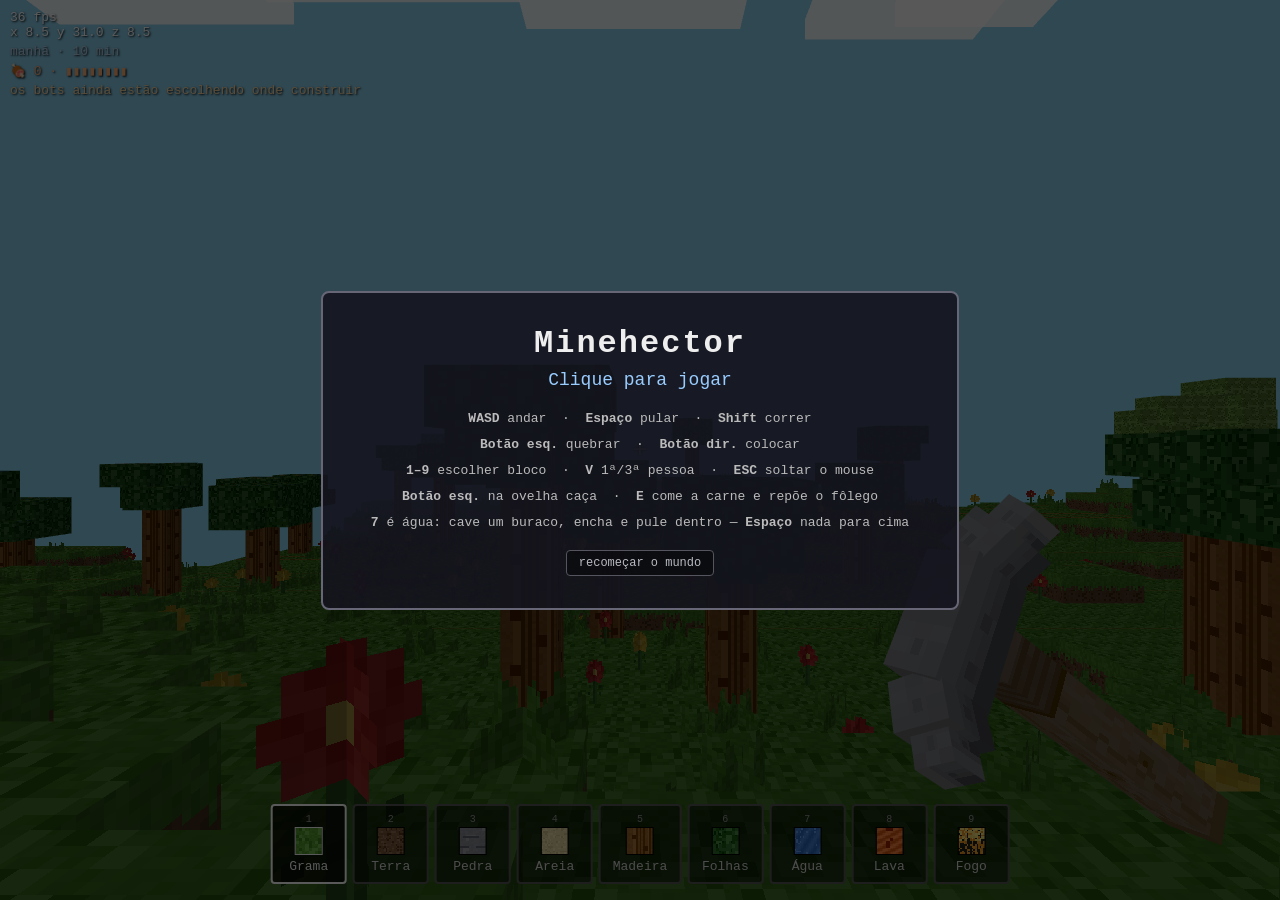
<file: index.html>
<!DOCTYPE html>
<html lang="pt-BR">
<head>
  <meta charset="UTF-8">
  <!-- viewport-fit=cover para o jogo ir até a borda no iPhone (o CSS devolve o
       espaço do notch com env(safe-area-inset-*)); user-scalable=no porque num
       jogo o duplo toque tem de mirar, não dar zoom. -->
  <meta name="viewport" content="width=device-width, initial-scale=1.0, maximum-scale=1.0, user-scalable=no, viewport-fit=cover">
  <meta name="theme-color" content="#87ceeb">
  <meta name="mobile-web-app-capable" content="yes">
  <meta name="apple-mobile-web-app-capable" content="yes">
  <meta name="apple-mobile-web-app-status-bar-style" content="black-translucent">
  <title>Minehector</title>
  <link rel="stylesheet" href="css/style.css">
  <script type="importmap">
    { "imports": { "three": "./lib/three.module.js" } }
  </script>
</head>
<body>
  <canvas id="game"></canvas>

  <div id="crosshair">+</div>

  <div id="toast"></div>

  <div id="underwater">
    <span class="so-mouse">Submerso — <b>Espaço</b> para subir</span>
    <span class="so-toque">Submerso — <b>⤒</b> para subir</span>
  </div>

  <div id="hotbar">
    <div class="slot active" data-block="1"><span class="key">1</span><span class="sw"></span><span class="nome">Grama</span></div>
    <div class="slot" data-block="2"><span class="key">2</span><span class="sw"></span><span class="nome">Terra</span></div>
    <div class="slot" data-block="3"><span class="key">3</span><span class="sw"></span><span class="nome">Pedra</span></div>
    <div class="slot" data-block="4"><span class="key">4</span><span class="sw"></span><span class="nome">Areia</span></div>
    <div class="slot" data-block="5"><span class="key">5</span><span class="sw"></span><span class="nome">Madeira</span></div>
    <div class="slot" data-block="6"><span class="key">6</span><span class="sw"></span><span class="nome">Folhas</span></div>
    <div class="slot" data-block="7"><span class="key">7</span><span class="sw"></span><span class="nome">Água</span></div>
    <div class="slot" data-block="8"><span class="key">8</span><span class="sw"></span><span class="nome">Lava</span></div>
    <div class="slot" data-block="9"><span class="key">9</span><span class="sw"></span><span class="nome">Fogo</span></div>
  </div>

  <div id="hud">
    <div id="fps"></div>
    <div id="pos"></div>
    <div id="relogio"></div>
    <div id="fome"></div>
    <div id="aldeia"></div>
  </div>

  <!-- Controles de toque. Só aparecem em tela de toque e com o jogo rodando
       (`body.toque.jogando`) — num desktop seriam sujeira sobre a tela. -->
  <div id="touch">
    <div id="stick-zone"></div>
    <div id="look-zone"></div>
    <div id="stick-base"><div id="stick-knob"></div></div>
    <div id="botoes">
      <button class="tbtn" data-action="visao" type="button">◉<span>visão</span></button>
      <button class="tbtn" data-action="menu" type="button">☰<span>menu</span></button>
      <button class="tbtn" data-action="colocar" type="button">▣<span>colocar</span></button>
      <button class="tbtn" data-action="quebrar" type="button">✖<span>quebrar</span></button>
      <button class="tbtn" data-action="comer" type="button">🍖<span>comer</span></button>
      <button class="tbtn grande" data-action="pular" type="button">⤒<span>pular</span></button>
    </div>
  </div>

  <div id="overlay">
    <div class="panel">
      <h1>Minehector</h1>
      <p class="so-mouse">Clique para jogar</p>
      <p class="so-toque">Toque para jogar</p>
      <ul class="so-mouse">
        <li><b>WASD</b> andar &nbsp;·&nbsp; <b>Espaço</b> pular &nbsp;·&nbsp; <b>Shift</b> correr</li>
        <li><b>Botão esq.</b> quebrar &nbsp;·&nbsp; <b>Botão dir.</b> colocar</li>
        <li><b>1–9</b> escolher bloco &nbsp;·&nbsp; <b>V</b> 1ª/3ª pessoa &nbsp;·&nbsp; <b>ESC</b> soltar o mouse</li>
        <li><b>Botão esq.</b> na ovelha caça &nbsp;·&nbsp; <b>E</b> come a carne e repõe o fôlego</li>
        <li><b>7</b> é água: cave um buraco, encha e pule dentro — <b>Espaço</b> nada para cima</li>
      </ul>
      <ul class="so-toque">
        <li><b>Manche</b> na metade esquerda anda — até o fim, corre</li>
        <li><b>Arraste</b> na metade direita para olhar &nbsp;·&nbsp; <b>toque</b> quebra o bloco mirado</li>
        <li><b>⤒</b> pular &nbsp;·&nbsp; <b>▣</b> colocar &nbsp;·&nbsp; <b>✖</b> quebrar &nbsp;·&nbsp; <b>◉</b> trocar de câmera</li>
        <li><b>Toque no hotbar</b> escolhe o bloco &nbsp;·&nbsp; <b>☰</b> volta a este menu</li>
        <li><b>Toque</b> na ovelha caça &nbsp;·&nbsp; <b>🍖</b> come a carne e repõe o fôlego</li>
        <li>Água é o bloco 7: cave, encha e pule dentro — <b>⤒</b> nada para cima</li>
      </ul>
      <button id="reset" type="button">recomeçar o mundo</button>
    </div>
  </div>

  <script type="module" src="js/main.js"></script>
</body>
</html>
</file>
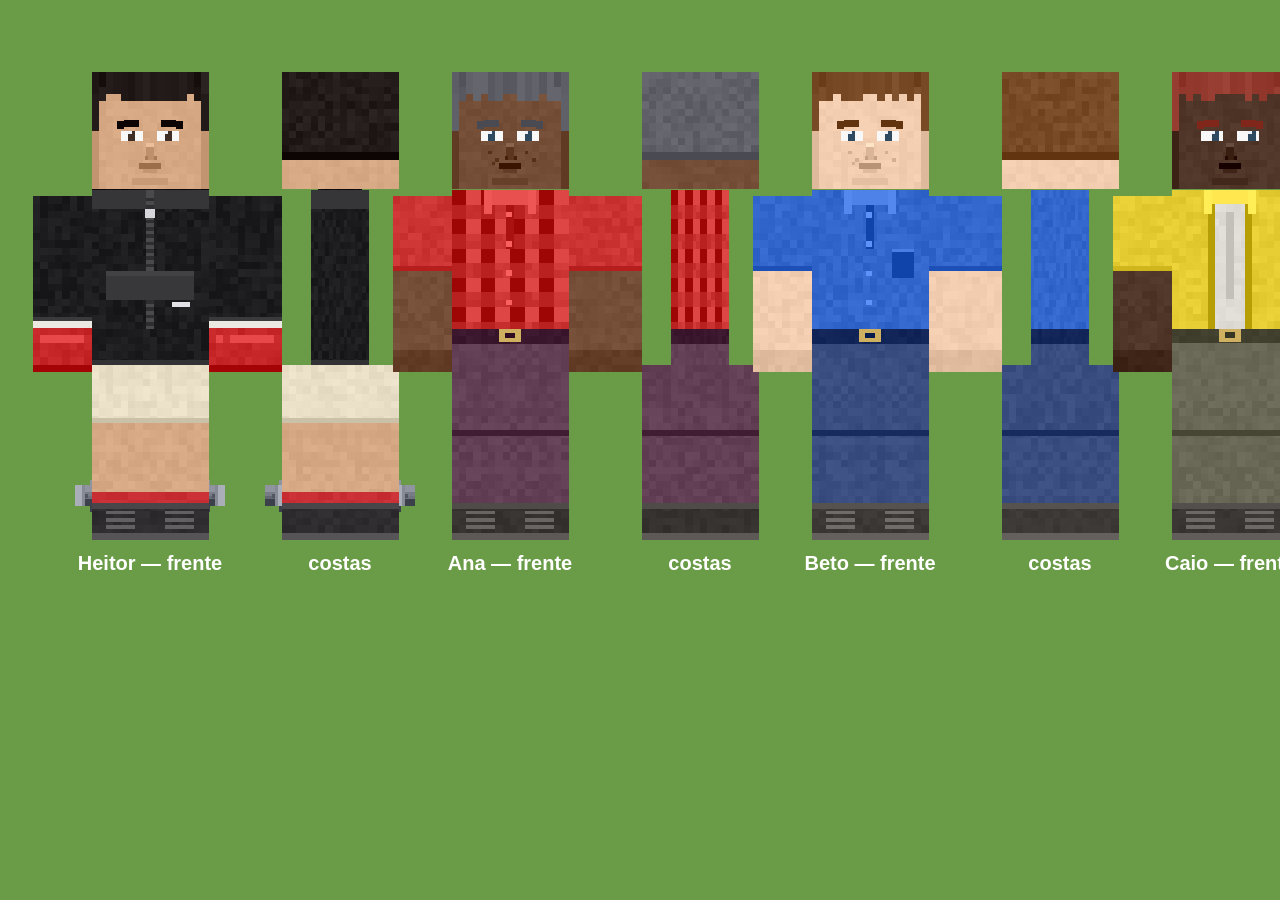
<file: dev/preview-avatar.html>
<!DOCTYPE html>
<html lang="pt-BR">
<head>
  <meta charset="UTF-8">
  <title>Preview dos avatares</title>
  <script type="importmap">
    { "imports": { "three": "../lib/three.module.js" } }
  </script>
  <style>
    body { background: #6a9c48; margin: 0; font: 14px sans-serif; color: #fff; }
    canvas { image-rendering: pixelated; display: block; margin: 0 auto; }
  </style>
</head>
<body>
  <canvas id="out" width="1460" height="620"></canvas>
  <script type="module">
    import { createAvatar, HEITOR } from '../js/bots/avatar.js';

    const S = 260;                       // pixels por bloco
    const ctx = document.getElementById('out').getContext('2d');
    ctx.imageSmoothingEnabled = false;

    // Vista ortográfica: desenha a face escolhida de cada caixa na posição dela.
    function draw(avatar, cx, baseY, faceIndex, label) {
      const parts = [];
      // Só as peças do corpo: o martelo tem material único (uma textura para as
      // seis faces) e não se desenha nesta vista de faces.
      avatar.group.traverse((o) => {
        if (o.isMesh && Array.isArray(o.material) && o.visible) parts.push(o);
      });
      // Frente por último para o tronco não cobrir os braços na vista lateral.
      parts.sort((a, b) => a.position.z - b.position.z);
      for (const mesh of parts) {
        const p = mesh.geometry.parameters;
        const x = mesh.position.x + (mesh.parent ? mesh.parent.position.x : 0);
        const y = mesh.position.y + (mesh.parent ? mesh.parent.position.y : 0);
        const w = faceIndex === 4 ? p.width : p.depth;
        const img = mesh.material[faceIndex].map.image;
        ctx.drawImage(img,
          cx + (x - w / 2) * S, baseY - (y + p.height / 2) * S,
          w * S, p.height * S);
      }
      ctx.fillStyle = '#fff';
      ctx.font = 'bold 20px sans-serif';
      ctx.textAlign = 'center';
      ctx.fillText(label, cx, baseY + 30);
    }

    // O jogador entra junto: é o mesmo montador de boneco, só que com o visual
    // fixo em vez do sorteado pelo nome — e é aqui que se confere a roupa dele
    // sem precisar entrar no jogo e girar a câmera.
    const roster = [
      ['Heitor', 0x1c1c1f, HEITOR],
      ['Ana', 0xcc3333], ['Beto', 0x3366cc], ['Caio', 0xe6cc33],
    ];
    let x = 150;
    for (const [name, color, look] of roster) {
      const a = createAvatar(name, color, look);
      a.animate(1 / 60, 0, true);
      draw(a, x, 540, 4, `${name} — frente`);
      draw(a, x + 190, 540, 5, 'costas');
      x += 360;
    }
  </script>
</body>
</html>
</file>
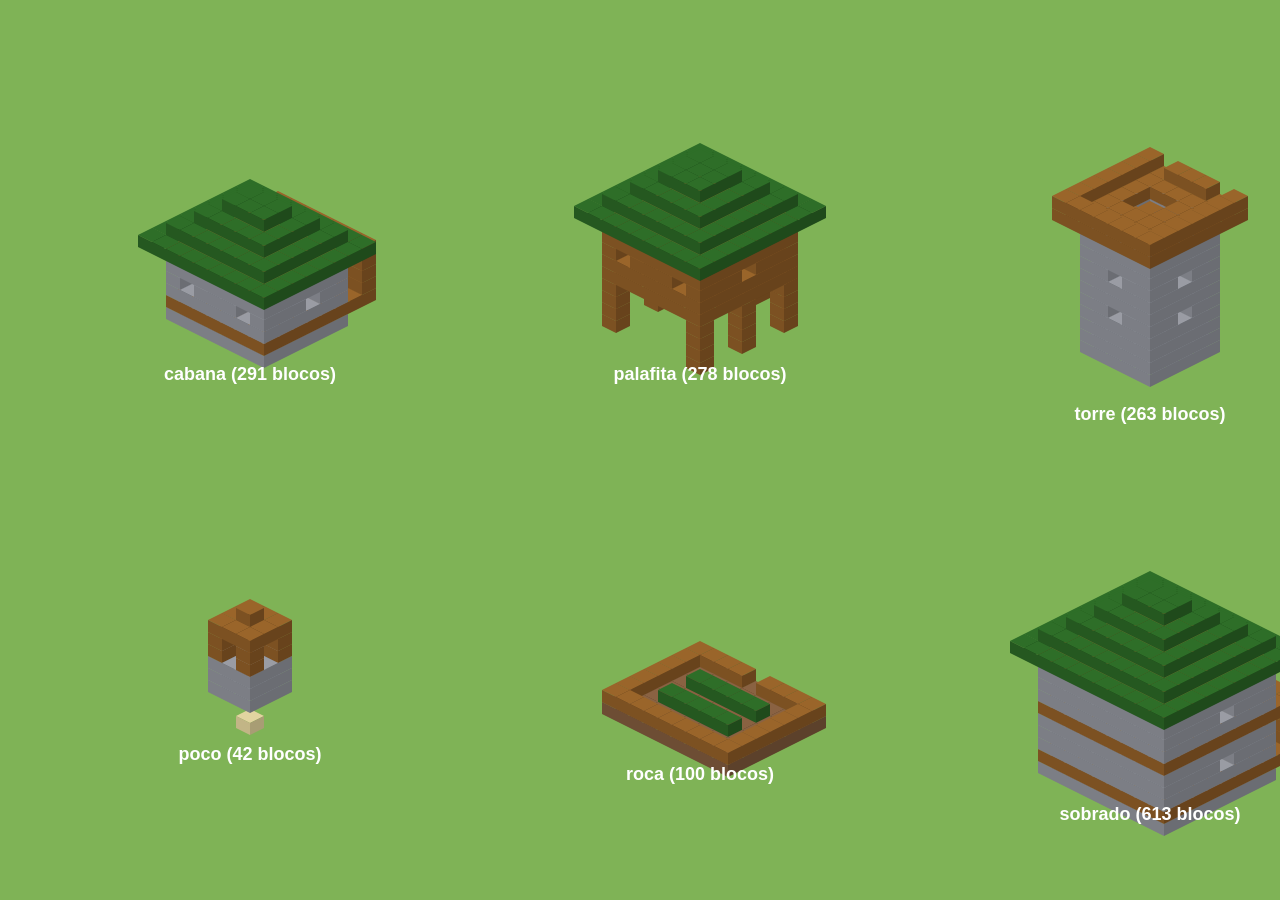
<file: dev/preview-structures.html>
<!DOCTYPE html>
<html lang="pt-BR">
<head>
  <meta charset="UTF-8">
  <title>Preview das construções</title>
  <style>
    body { background: #7fb356; margin: 0; font: 13px sans-serif; color: #fff; }
    canvas { display: block; margin: 0 auto; }
  </style>
</head>
<body>
  <canvas id="out" width="1500" height="900"></canvas>
  <script type="module">
    import { planStructure, STRUCTURE_KINDS } from '../js/world/structures.js';

    // Isométrico simples: cada bloco é um losango de topo e duas laterais.
    // Serve para conferir volume, telhado, porta e escada sem precisar de GPU.
    const TW = 14, TH = 7, TZ = 12;   // meia-largura, meia-profundidade, altura
    const CORES = {
      1: ['#6ba338', '#527f2a', '#456e22'],   // grama
      2: ['#8a6242', '#6d4d34', '#5c412b'],   // terra
      3: ['#9a9ca4', '#7c7e85', '#6b6d73'],   // pedra
      4: ['#e2d4a0', '#c2b586', '#a89d74'],   // areia
      5: ['#9a652a', '#7c5122', '#68431c'],   // madeira
      6: ['#2e6e28', '#255820', '#1f4a1b'],   // folhas
    };

    const ctx = document.getElementById('out').getContext('2d');

    function bloco(cx, cy, x, y, z, id) {
      const [topo, lado, frente] = CORES[id] || ['#f0f', '#c0c', '#909'];
      const sx = cx + (x - z) * TW;
      const sy = cy + (x + z) * TH - y * TZ;
      ctx.fillStyle = topo;
      ctx.beginPath();
      ctx.moveTo(sx, sy - TH); ctx.lineTo(sx + TW, sy);
      ctx.lineTo(sx, sy + TH); ctx.lineTo(sx - TW, sy);
      ctx.closePath(); ctx.fill();
      ctx.fillStyle = lado;
      ctx.beginPath();
      ctx.moveTo(sx - TW, sy); ctx.lineTo(sx, sy + TH);
      ctx.lineTo(sx, sy + TH + TZ); ctx.lineTo(sx - TW, sy + TZ);
      ctx.closePath(); ctx.fill();
      ctx.fillStyle = frente;
      ctx.beginPath();
      ctx.moveTo(sx + TW, sy); ctx.lineTo(sx, sy + TH);
      ctx.lineTo(sx, sy + TH + TZ); ctx.lineTo(sx + TW, sy + TZ);
      ctx.closePath(); ctx.fill();
    }

    function desenha(kind, cx, cy) {
      const plan = planStructure(kind, () => 0.5);
      const solidos = plan.blocks.filter(([, , , id]) => id !== 0);
      // Pintor: do fundo para a frente, de baixo para cima.
      solidos.sort((a, b) => (a[0] + a[2] + a[1] * 0.5) - (b[0] + b[2] + b[1] * 0.5));
      for (const [x, y, z, id] of solidos) bloco(cx, cy, x, y, z, id);
      ctx.fillStyle = '#fff';
      ctx.font = 'bold 18px sans-serif';
      ctx.textAlign = 'center';
      ctx.fillText(`${kind} (${solidos.length} blocos)`, cx, cy + 120);
    }

    const pos = [[250, 260], [700, 260], [1150, 300], [250, 640], [700, 660], [1150, 700]];
    STRUCTURE_KINDS.forEach((k, i) => desenha(k, pos[i][0], pos[i][1]));
  </script>
</body>
</html>
</file>
<file: css/style.css>
* { margin: 0; padding: 0; box-sizing: border-box; }

html { width: 100%; height: 100%; overflow: hidden; background: #000; }

/* No iOS, `100vh` conta a barra de endereço que aparece e some — o rodapé do
   jogo (hotbar, botões) nascia atrás dela. Corpo `fixed` preso à área realmente
   visível resolve, e de quebra mata o puxão para recarregar. `touch-action:
   none` tira zoom de dois dedos e duplo toque: num jogo o dedo mira, não amplia. */
body {
  position: fixed; inset: 0; overflow: hidden;
  font-family: 'Courier New', monospace;
  user-select: none; -webkit-user-select: none;
  -webkit-touch-callout: none;
  -webkit-tap-highlight-color: transparent;
  -webkit-text-size-adjust: 100%;
  touch-action: none;
  overscroll-behavior: none;
}

#game { display: block; width: 100%; height: 100%; touch-action: none; }

/* Instruções e avisos mudam com o aparelho: no celular não há Espaço nem botão
   direito, e mandar apertar uma tecla que não existe é pior que não dizer nada. */
.so-toque { display: none; }
body.toque .so-mouse { display: none; }
body.toque .so-toque { display: revert; }

#crosshair {
  position: fixed; top: 50%; left: 50%; transform: translate(-50%, -50%);
  color: #fff; font-size: 24px; text-shadow: 0 0 3px #000;
  pointer-events: none;
}

/* Mira apagada = não há bloco no alcance, então clicar não vai fazer nada. */
#crosshair.idle { color: #888; opacity: 0.45; }

/* Mira vermelha = há uma ovelha na frente do bloco, e o clique vai nela. O
   contorno branco do bloco some junto (js/player/interaction.js): duas marcas
   acesas ao mesmo tempo diriam que o golpe vai para os dois lugares. */
#crosshair.bicho { color: #ff6a5a; text-shadow: 0 0 4px #000; }

#toast {
  position: fixed; top: 58%; left: 50%; transform: translateX(-50%);
  background: rgba(0, 0, 0, 0.72); color: #ffd9a0;
  border: 1px solid #7a5c30; border-radius: 4px;
  padding: 7px 14px; font-size: 13px; white-space: nowrap;
  opacity: 0; transition: opacity 0.15s; pointer-events: none;
  z-index: 9;
}

#toast.show { opacity: 1; }

/* Submerso. A geometria da água já tinge a tela de azul quando a câmera entra
   nela, mas azul sozinho é indistinguível de jogo quebrado — foi exatamente
   assim que foi relatado. Esta camada dá moldura e, principalmente, diz como
   sair: sem ela o jogador fica no fundo sem saber que o Espaço sobe. */
#underwater {
  position: fixed; inset: 0; pointer-events: none;
  background: radial-gradient(ellipse at center,
    rgba(24, 86, 150, 0.10) 35%, rgba(14, 58, 110, 0.55) 100%);
  opacity: 0; transition: opacity 0.25s;
}

#underwater.on { opacity: 1; }

#underwater span {
  position: absolute; top: 12%; left: 50%; transform: translateX(-50%);
  background: rgba(0, 0, 0, 0.55); color: #cfe8ff;
  border: 1px solid #4a7fae; border-radius: 4px;
  padding: 6px 12px; font-size: 13px; white-space: nowrap;
}

#hotbar {
  position: fixed; bottom: calc(16px + env(safe-area-inset-bottom)); left: 50%;
  transform: translateX(-50%);
  display: flex; gap: 6px; pointer-events: none;
}

#hotbar .slot {
  background: rgba(0, 0, 0, 0.55); color: #ddd;
  border: 2px solid #555; border-radius: 4px;
  padding: 8px 12px; font-size: 13px; min-width: 76px; text-align: center;
}

#hotbar .slot.active { border-color: #fff; color: #fff; background: rgba(0, 0, 0, 0.75); }

#hotbar .key { display: block; font-size: 10px; color: #999; margin-bottom: 2px; }

/* Miniatura da textura real do bloco, pintada por js/main.js a partir do atlas. */
#hotbar .sw {
  display: block; width: 28px; height: 28px; margin: 0 auto 4px;
  border: 1px solid #000; background-size: cover;
  image-rendering: pixelated;
}

#hotbar .slot.active .sw { border-color: #fff; }

#hud {
  position: fixed;
  top: calc(10px + env(safe-area-inset-top));
  left: calc(10px + env(safe-area-inset-left));
  color: #fff;
  font-size: 13px; text-shadow: 1px 1px 2px #000; pointer-events: none;
}

/* Bússola da aldeia: para onde fica a construção mais próxima e quantas faltam.
   Amarelo porque é a única linha da HUD que pede ação — as outras são estado. */
#aldeia { margin-top: 4px; color: #ffd9a0; }

/* Hora do dia e tempo: estado, não chamado à ação — por isso discreto. */
#relogio { margin-top: 4px; color: #b9d2e8; }

/* Fôlego. Ganha cor própria porque é estado do corpo, não do mundo: o laranja da
   carne assada a separa de relance do amarelo da bússola da aldeia e do azul do
   relógio — três linhas iguais viram um bloco de texto que ninguém lê no meio de
   uma corrida. */
#fome { margin-top: 4px; color: #ffb27a; }

/* Sem gás. Piscar em vez de só ficar vermelho porque, correndo, o olho está no
   centro da tela e não no canto: mudança de cor parada não chama, movimento
   chama. Devagar (1,2 s) e sem sumir de todo, para avisar sem virar alarme. */
#fome.fraco {
  color: #ff8b7a;
  animation: fome-pisca 1.2s ease-in-out infinite;
}

@keyframes fome-pisca {
  0%, 100% { opacity: 1; }
  50%      { opacity: 0.35; }
}

/* Discreto de propósito: apaga o mundo, e ninguém deve clicar sem querer. */
#reset {
  margin-top: 14px; padding: 5px 12px; font: inherit; font-size: 12px;
  color: #b9b9c2; background: rgba(0, 0, 0, 0.4);
  border: 1px solid #55555f; border-radius: 4px; cursor: pointer;
}

#reset:hover { color: #fff; border-color: #8a8a98; }

#overlay {
  position: fixed; inset: 0; background: rgba(0, 0, 0, 0.65);
  display: flex; align-items: center; justify-content: center;
  cursor: pointer; z-index: 10;
  padding: env(safe-area-inset-top) env(safe-area-inset-right)
           env(safe-area-inset-bottom) env(safe-area-inset-left);
}

#overlay.hidden { display: none; }

#overlay .panel {
  background: rgba(20, 20, 30, 0.9); color: #eee;
  border: 2px solid #667; border-radius: 8px;
  padding: 32px 48px; text-align: center;
  max-width: 96vw; max-height: 96%; overflow-y: auto;
}

#overlay h1 { font-size: 32px; margin-bottom: 8px; letter-spacing: 2px; }

#overlay p { font-size: 18px; color: #9cf; margin-bottom: 16px; }

#overlay ul { list-style: none; font-size: 13px; line-height: 2; color: #bbb; }

/* ---------------------------------------------------------------------------
   Controles de toque (js/player/touch.js)

   Escondidos por padrão e ligados por `body.toque.jogando`: fora de uma tela de
   toque eles não existem, e com o jogo pausado o overlay é que manda. Como o
   `display: none` some com os elementos, nenhum evento de dedo chega ao jogo
   enquanto o menu está aberto — não é preciso um segundo interruptor no JS.
   --------------------------------------------------------------------------- */

#touch { display: none; }
body.toque.jogando #touch { display: block; }

/* As duas metades da tela: esquerda anda, direita olha. Sem fundo — o polegar
   sabe onde está, e uma barra opaca só tiraria mundo da vista. */
#stick-zone, #look-zone {
  position: fixed; top: 0; bottom: 0; z-index: 5;
  touch-action: none;
}

#stick-zone { left: 0; width: 45%; }
#look-zone { right: 0; width: 55%; }

/* O manche nasce onde o polegar pousou (o JS move este círculo até lá). */
#stick-base {
  position: fixed; z-index: 6;
  width: 112px; height: 112px; margin: -56px 0 0 -56px;
  border: 2px solid rgba(255, 255, 255, 0.35); border-radius: 50%;
  background: rgba(0, 0, 0, 0.25);
  opacity: 0; transition: opacity 0.12s; pointer-events: none;
}

#stick-base.on { opacity: 1; }

#stick-knob {
  position: absolute; left: 50%; top: 50%;
  width: 52px; height: 52px; transform: translate(-50%, -50%);
  border: 2px solid rgba(255, 255, 255, 0.7); border-radius: 50%;
  background: rgba(255, 255, 255, 0.22);
}

#botoes {
  position: fixed; z-index: 7;
  right: calc(14px + env(safe-area-inset-right));
  bottom: calc(14px + env(safe-area-inset-bottom));
  display: grid; gap: 10px;
  grid-template-columns: repeat(4, 60px);
  grid-template-rows: repeat(2, 60px);
}

/* Pular ocupa a coluna inteira do canto: é o botão mais apertado do jogo, e o
   polegar direito cai ali sem procurar.

   A quarta coluna entrou com o `comer`. Continua cabendo: 4×60 + 3×10 de gap =
   270 px, mais os 14 px de margem e o `safe-area` da direita — sobra folga num
   iPhone em pé (390 px) e nem se nota num iPad.

   A célula 1 / 3 fica vazia de propósito. O polegar direito sobe do canto para
   alcançar o `pular`, e um botão encostado nele seria apertado sem querer no
   caminho — justamente o erro que mais custa, porque acontece no meio de um
   pulo. O buraco é o espaço onde o polegar passa. */
.tbtn[data-action="visao"]   { grid-area: 1 / 1; }
.tbtn[data-action="menu"]    { grid-area: 1 / 2; }
.tbtn[data-action="quebrar"] { grid-area: 2 / 1; }
.tbtn[data-action="colocar"] { grid-area: 2 / 2; }
.tbtn[data-action="comer"]   { grid-area: 2 / 3; }
.tbtn[data-action="pular"]   { grid-area: 1 / 4 / 3 / 5; }

.tbtn {
  display: flex; flex-direction: column; align-items: center; justify-content: center;
  gap: 2px;
  font: inherit; font-size: 22px; line-height: 1; color: #eee;
  background: rgba(0, 0, 0, 0.45);
  border: 2px solid rgba(255, 255, 255, 0.45); border-radius: 14px;
  touch-action: none; -webkit-tap-highlight-color: transparent;
}

.tbtn span { font-size: 9px; color: #cfcfd6; letter-spacing: 0.5px; }

.tbtn.press { background: rgba(255, 255, 255, 0.3); border-color: #fff; }

/* Hotbar no celular: sobe para o topo (embaixo é onde moram os polegares),
   encolhe para as nove caberem na largura de um iPhone e passa a receber toque —
   sem teclas 1–9, tocar no slot é o único jeito de escolher o bloco. Esticada de
   ponta a ponta, e não `left: 50%` + `translateX(-50%)`: assim posicionada, ela
   só tinha meia tela para se ajeitar e quebrava em duas linhas sobre a HUD. */
body.toque #hotbar {
  top: calc(6px + env(safe-area-inset-top)); bottom: auto;
  left: 0; right: 0; transform: none;
  z-index: 8; pointer-events: auto;
  flex-wrap: wrap; justify-content: center;
  gap: 4px;
}

/* 32 px por peça: as nove somam 320 e cabem numa linha só até no iPhone mais
   estreito em pé. Quebrando em duas linhas, o hotbar tapava a HUD. */
body.toque #hotbar .slot {
  min-width: 0; padding: 3px; font-size: 0;
  border-width: 2px; border-radius: 6px;
}

body.toque #hotbar .key, body.toque #hotbar .nome { display: none; }

body.toque #hotbar .sw { width: 22px; height: 22px; margin: 0; }

/* Com o hotbar no topo, a HUD desce para não ficar por baixo dele — em retrato
   as nove peças quebram em duas linhas e cobririam as cinco linhas de estado. */
body.toque #hud {
  top: calc(48px + env(safe-area-inset-top));
  font-size: 11px;
}

body.toque #underwater span { top: 26%; }
</file>
